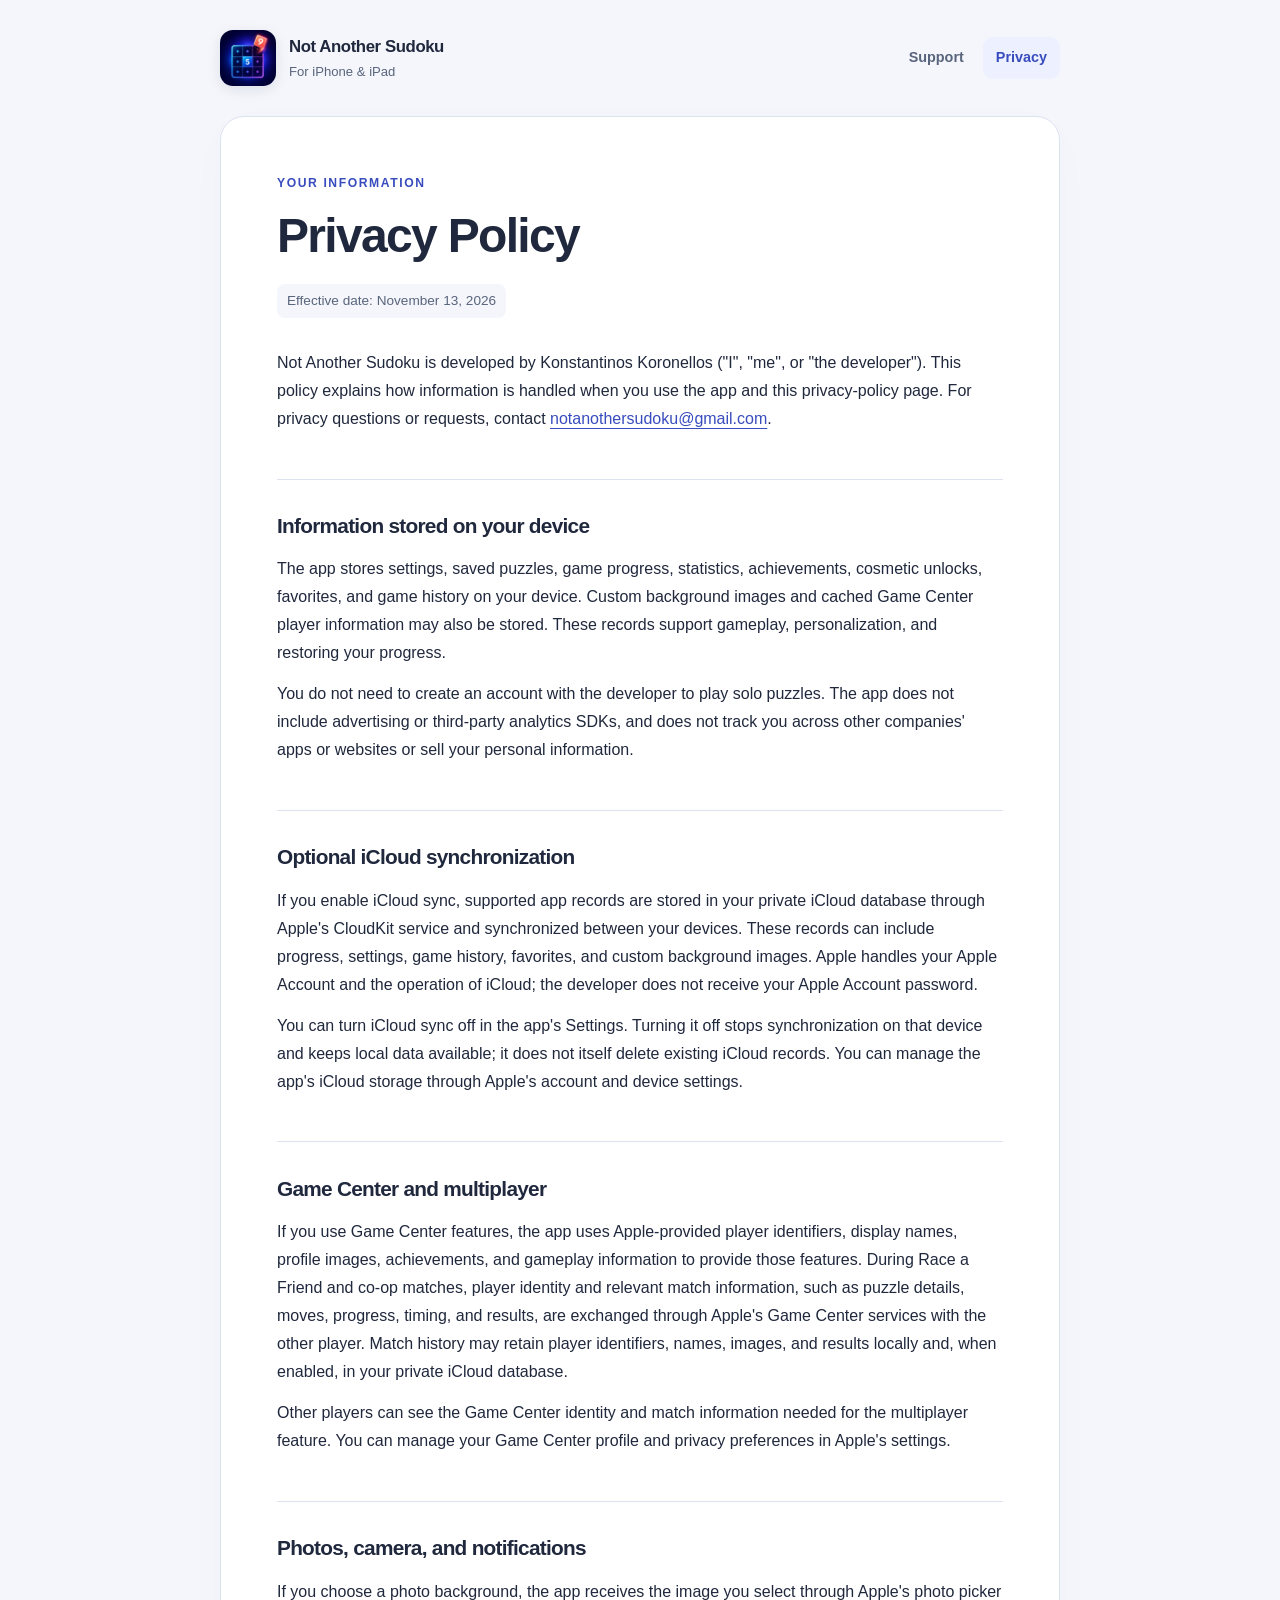
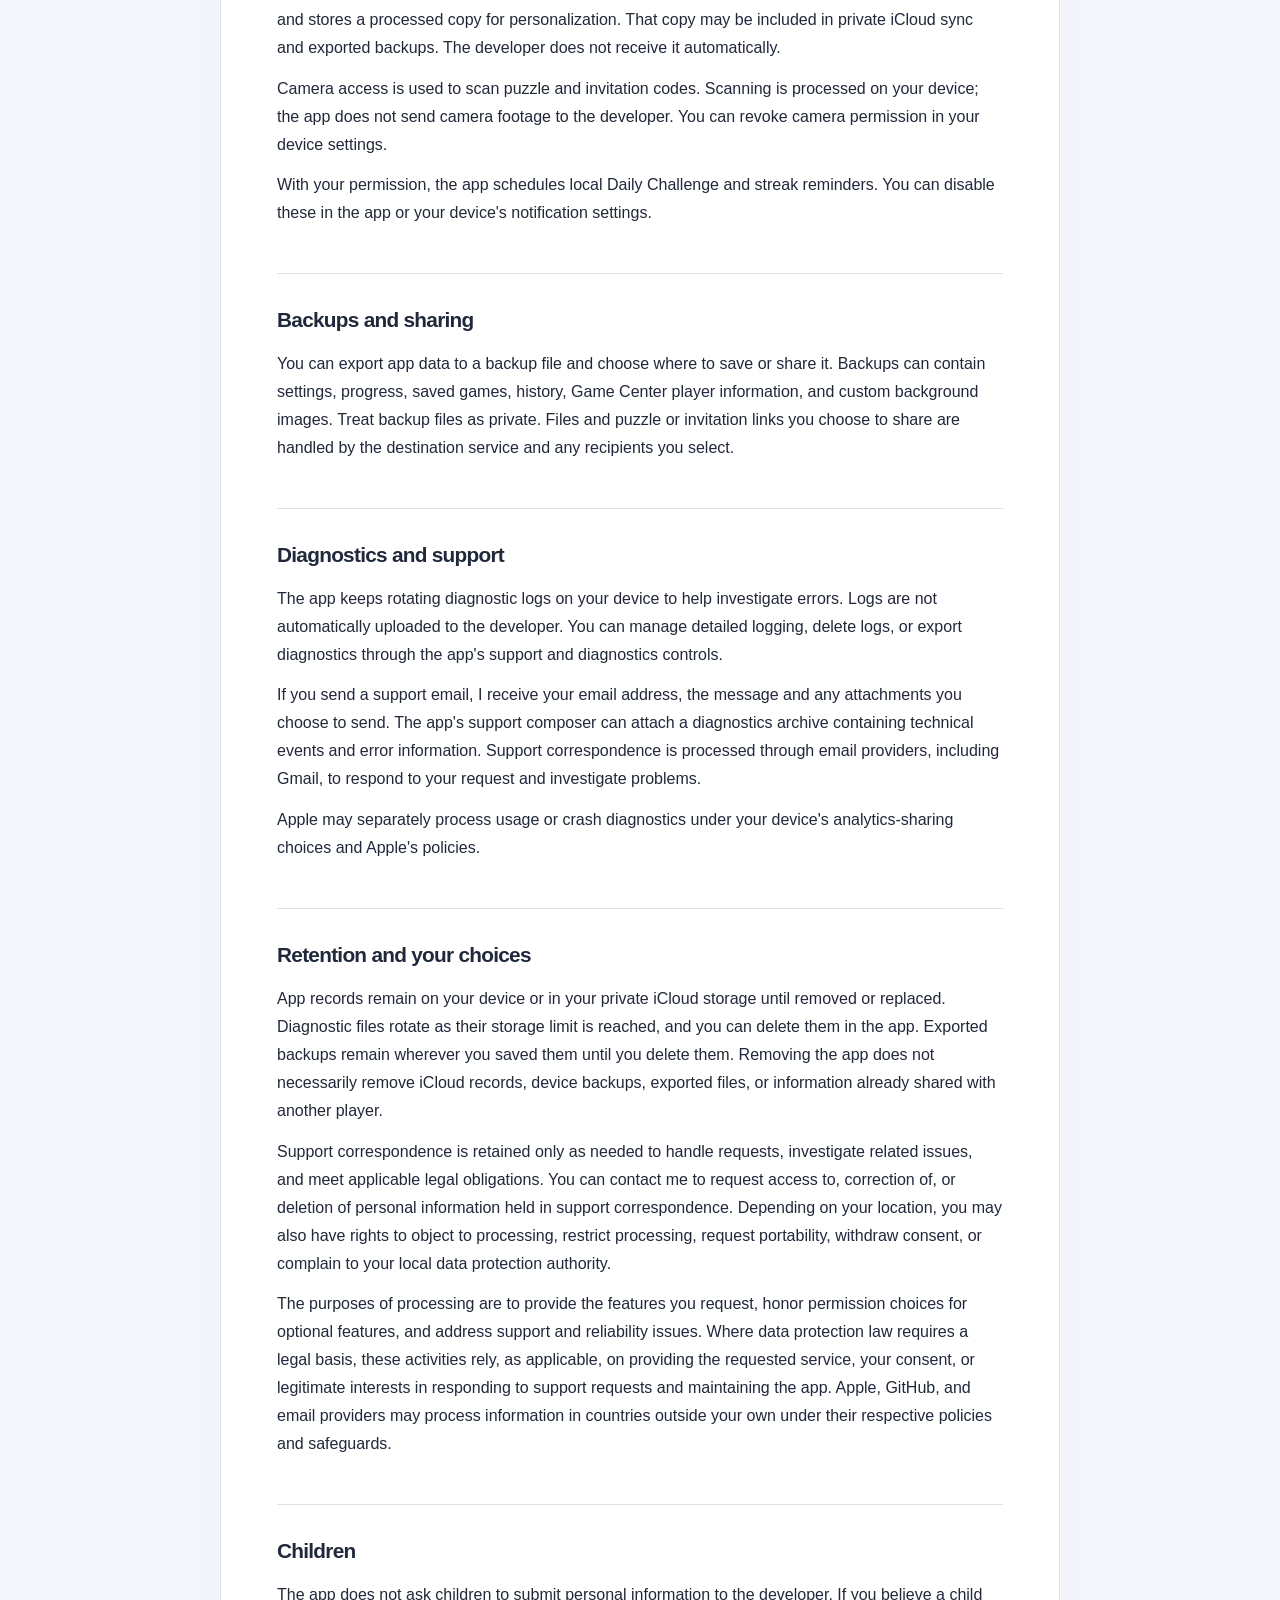
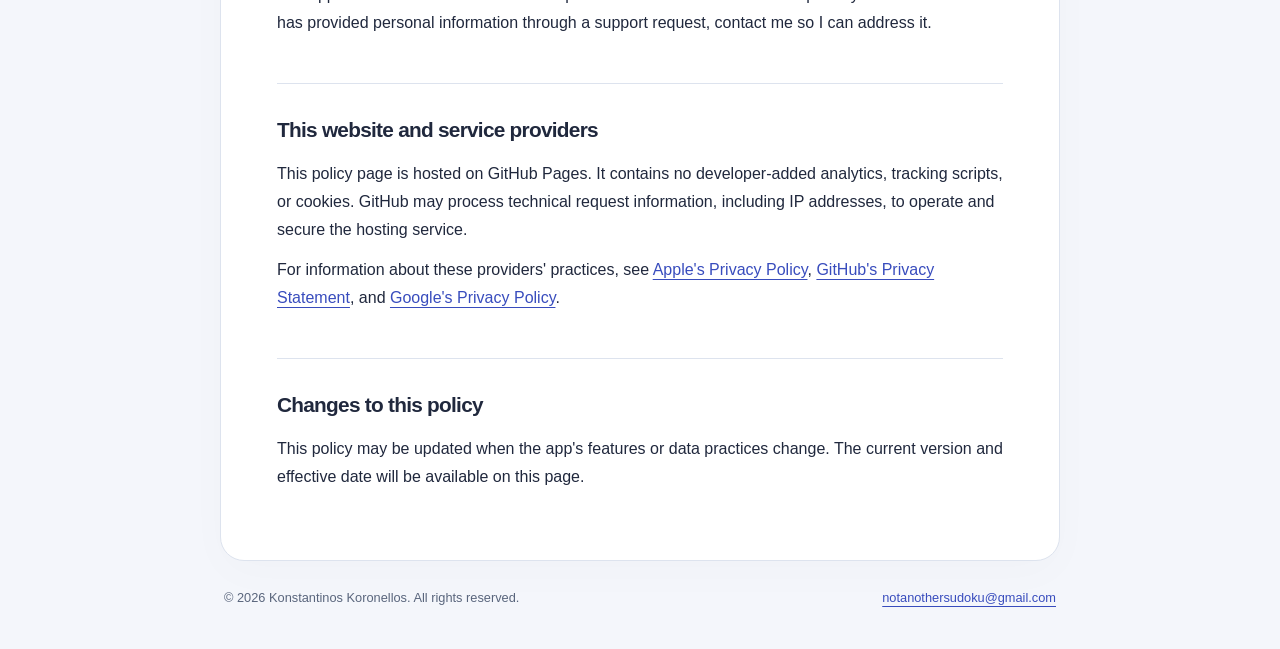
<file: index.html>
<!doctype html>
<html lang="en">
<head>
  <meta charset="utf-8">
  <meta name="viewport" content="width=device-width, initial-scale=1">
  <meta name="description" content="Privacy policy for Not Another Sudoku for iPhone and iPad.">
  <title>Privacy Policy — Not Another Sudoku</title>
  <link rel="icon" type="image/png" href="app-icon.png">
  <link rel="stylesheet" href="styles.css">
</head>
<body>
<a class="skip-link" href="#content">Skip to content</a>
<header class="site-header">
  <div class="brand"><img src="app-icon.png" alt="" width="56" height="56"><div><span class="brand-name">Not Another Sudoku</span><span class="brand-caption">For iPhone &amp; iPad</span></div></div>
  <nav aria-label="Main navigation"><a href="./support.html">Support</a><a href="./" aria-current="page">Privacy</a></nav>
</header>
<main id="content">
  <p class="eyebrow">Your information</p>
  <h1>Privacy Policy</h1>
  <p class="date">Effective date: November 13, 2026</p>
  <p>Not Another Sudoku is developed by Konstantinos Koronellos ("I", "me", or "the developer"). This policy explains how information is handled when you use the app and this privacy-policy page. For privacy questions or requests, contact <a href="mailto:notanothersudoku@gmail.com">notanothersudoku@gmail.com</a>.</p>

  <h2>Information stored on your device</h2>
  <p>The app stores settings, saved puzzles, game progress, statistics, achievements, cosmetic unlocks, favorites, and game history on your device. Custom background images and cached Game Center player information may also be stored. These records support gameplay, personalization, and restoring your progress.</p>
  <p>You do not need to create an account with the developer to play solo puzzles. The app does not include advertising or third-party analytics SDKs, and does not track you across other companies' apps or websites or sell your personal information.</p>

  <h2>Optional iCloud synchronization</h2>
  <p>If you enable iCloud sync, supported app records are stored in your private iCloud database through Apple's CloudKit service and synchronized between your devices. These records can include progress, settings, game history, favorites, and custom background images. Apple handles your Apple Account and the operation of iCloud; the developer does not receive your Apple Account password.</p>
  <p>You can turn iCloud sync off in the app's Settings. Turning it off stops synchronization on that device and keeps local data available; it does not itself delete existing iCloud records. You can manage the app's iCloud storage through Apple's account and device settings.</p>

  <h2>Game Center and multiplayer</h2>
  <p>If you use Game Center features, the app uses Apple-provided player identifiers, display names, profile images, achievements, and gameplay information to provide those features. During Race a Friend and co-op matches, player identity and relevant match information, such as puzzle details, moves, progress, timing, and results, are exchanged through Apple's Game Center services with the other player. Match history may retain player identifiers, names, images, and results locally and, when enabled, in your private iCloud database.</p>
  <p>Other players can see the Game Center identity and match information needed for the multiplayer feature. You can manage your Game Center profile and privacy preferences in Apple's settings.</p>

  <h2>Photos, camera, and notifications</h2>
  <p>If you choose a photo background, the app receives the image you select through Apple's photo picker and stores a processed copy for personalization. That copy may be included in private iCloud sync and exported backups. The developer does not receive it automatically.</p>
  <p>Camera access is used to scan puzzle and invitation codes. Scanning is processed on your device; the app does not send camera footage to the developer. You can revoke camera permission in your device settings.</p>
  <p>With your permission, the app schedules local Daily Challenge and streak reminders. You can disable these in the app or your device's notification settings.</p>

  <h2>Backups and sharing</h2>
  <p>You can export app data to a backup file and choose where to save or share it. Backups can contain settings, progress, saved games, history, Game Center player information, and custom background images. Treat backup files as private. Files and puzzle or invitation links you choose to share are handled by the destination service and any recipients you select.</p>

  <h2>Diagnostics and support</h2>
  <p>The app keeps rotating diagnostic logs on your device to help investigate errors. Logs are not automatically uploaded to the developer. You can manage detailed logging, delete logs, or export diagnostics through the app's support and diagnostics controls.</p>
  <p>If you send a support email, I receive your email address, the message and any attachments you choose to send. The app's support composer can attach a diagnostics archive containing technical events and error information. Support correspondence is processed through email providers, including Gmail, to respond to your request and investigate problems.</p>
  <p>Apple may separately process usage or crash diagnostics under your device's analytics-sharing choices and Apple's policies.</p>

  <h2>Retention and your choices</h2>
  <p>App records remain on your device or in your private iCloud storage until removed or replaced. Diagnostic files rotate as their storage limit is reached, and you can delete them in the app. Exported backups remain wherever you saved them until you delete them. Removing the app does not necessarily remove iCloud records, device backups, exported files, or information already shared with another player.</p>
  <p>Support correspondence is retained only as needed to handle requests, investigate related issues, and meet applicable legal obligations. You can contact me to request access to, correction of, or deletion of personal information held in support correspondence. Depending on your location, you may also have rights to object to processing, restrict processing, request portability, withdraw consent, or complain to your local data protection authority.</p>
  <p>The purposes of processing are to provide the features you request, honor permission choices for optional features, and address support and reliability issues. Where data protection law requires a legal basis, these activities rely, as applicable, on providing the requested service, your consent, or legitimate interests in responding to support requests and maintaining the app. Apple, GitHub, and email providers may process information in countries outside your own under their respective policies and safeguards.</p>

  <h2>Children</h2>
  <p>The app does not ask children to submit personal information to the developer. If you believe a child has provided personal information through a support request, contact me so I can address it.</p>

  <h2>This website and service providers</h2>
  <p>This policy page is hosted on GitHub Pages. It contains no developer-added analytics, tracking scripts, or cookies. GitHub may process technical request information, including IP addresses, to operate and secure the hosting service.</p>
  <p>For information about these providers' practices, see <a href="https://www.apple.com/legal/privacy/">Apple's Privacy Policy</a>, <a href="https://docs.github.com/en/site-policy/privacy-policies/github-general-privacy-statement">GitHub's Privacy Statement</a>, and <a href="https://policies.google.com/privacy">Google's Privacy Policy</a>.</p>

  <h2>Changes to this policy</h2>
  <p>This policy may be updated when the app's features or data practices change. The current version and effective date will be available on this page.</p>
</main>
<footer class="site-footer">
  <p>© 2026 Konstantinos Koronellos. All rights reserved.</p>
  <a href="mailto:notanothersudoku@gmail.com">notanothersudoku@gmail.com</a>
</footer>
</body>
</html>
</file>
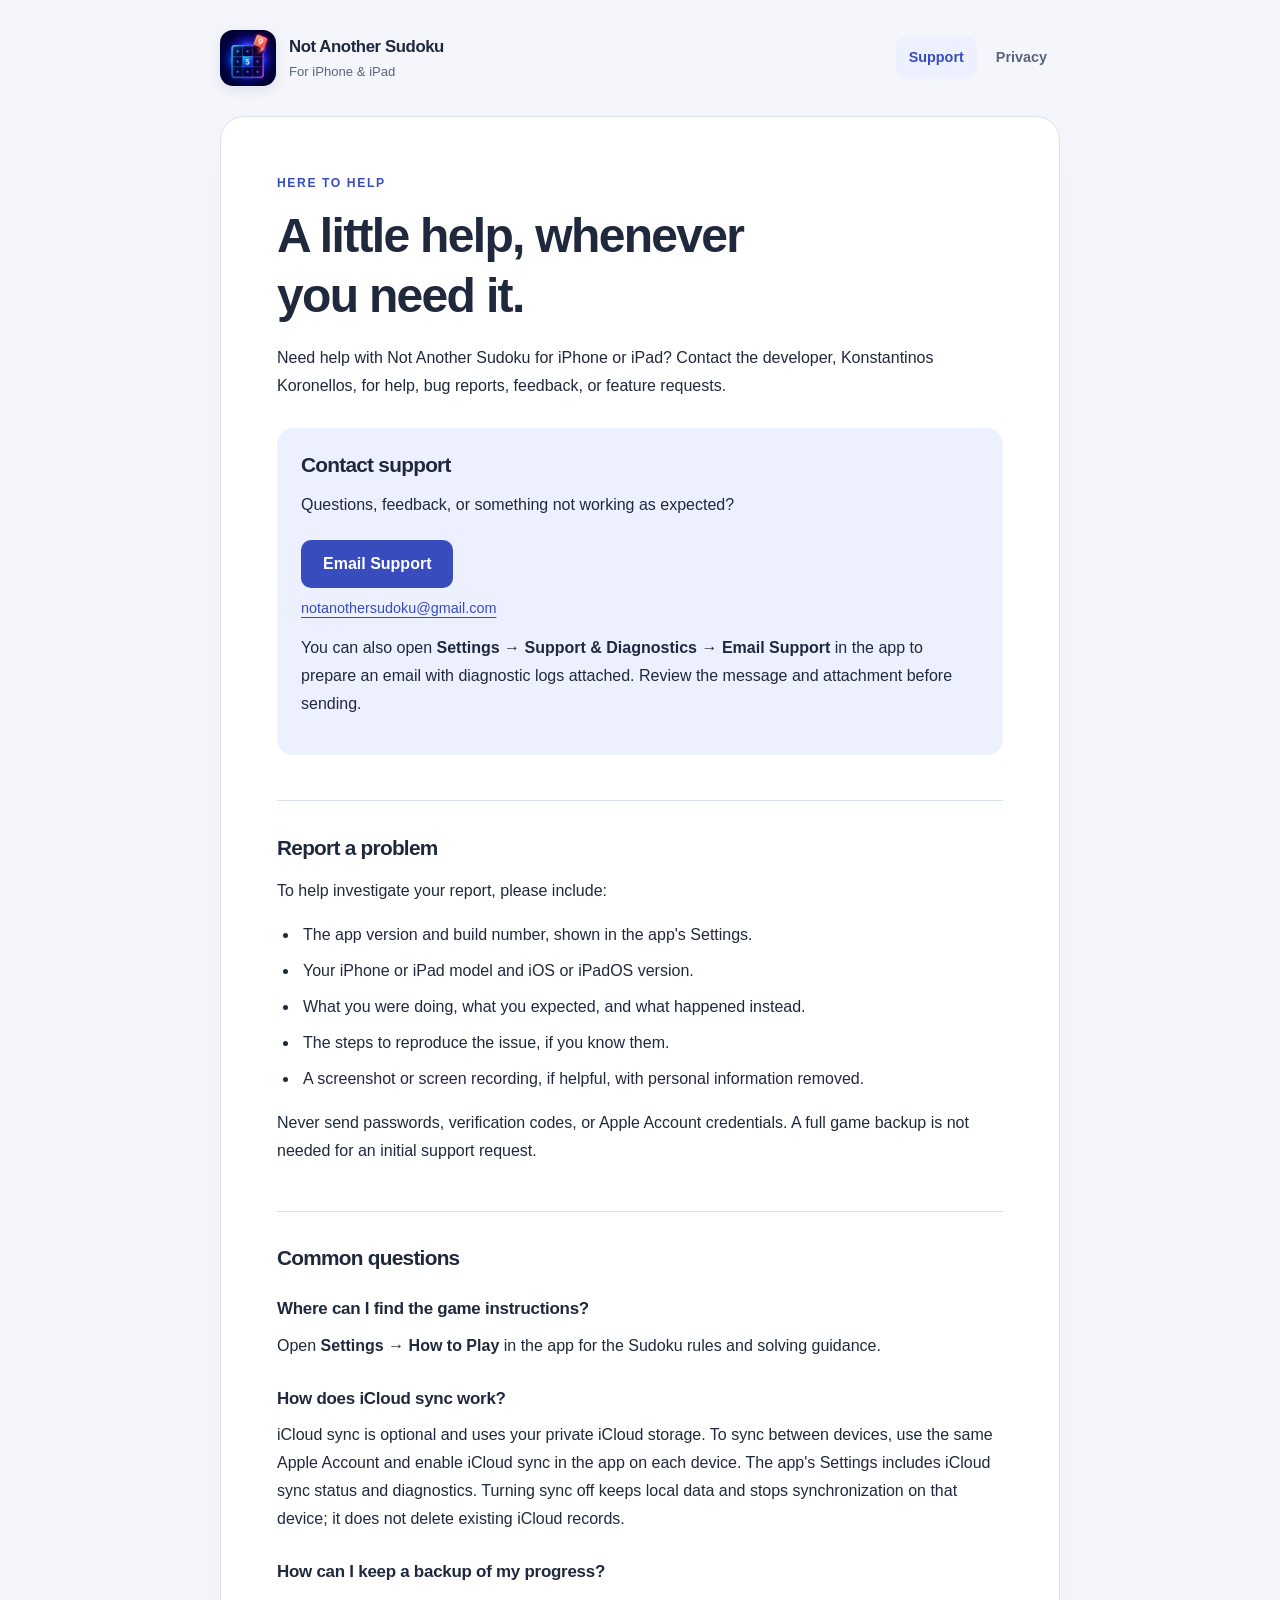
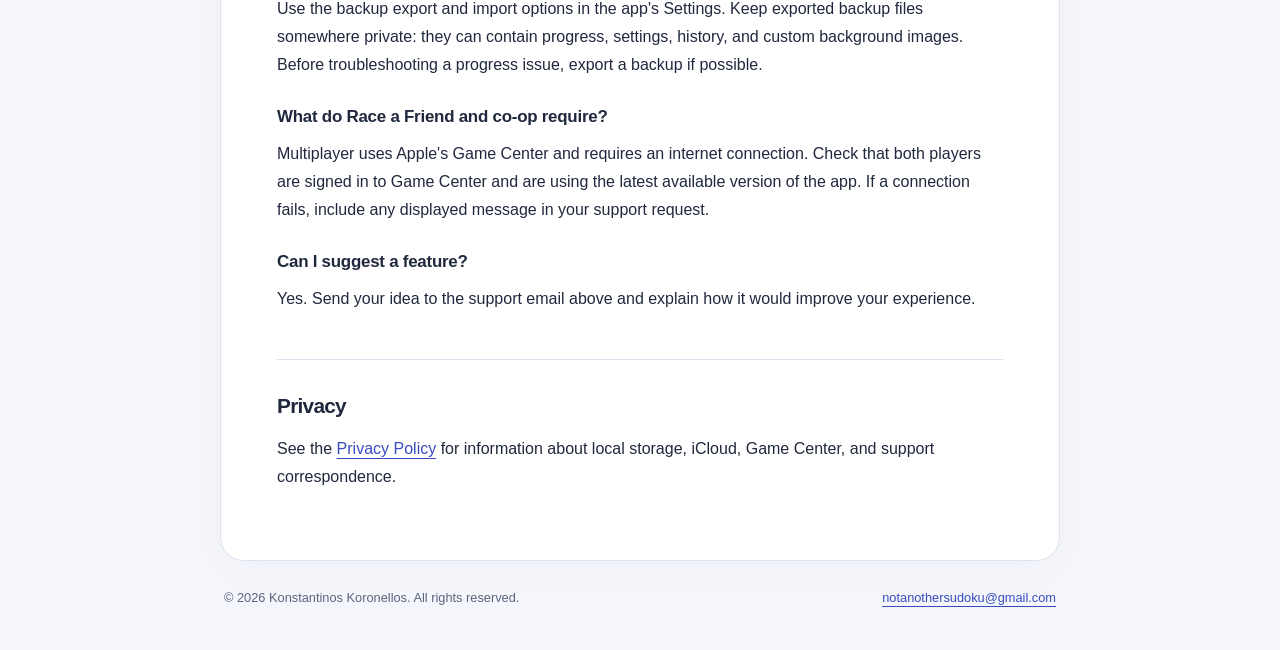
<file: support.html>
<!doctype html>
<html lang="en">
<head>
  <meta charset="utf-8">
  <meta name="viewport" content="width=device-width, initial-scale=1">
  <meta name="description" content="Get support for Not Another Sudoku for iPhone and iPad.">
  <title>Support — Not Another Sudoku</title>
  <link rel="icon" type="image/png" href="app-icon.png">
  <link rel="stylesheet" href="styles.css">
</head>
<body>
<a class="skip-link" href="#content">Skip to content</a>
<header class="site-header">
  <div class="brand"><img src="app-icon.png" alt="" width="56" height="56"><div><span class="brand-name">Not Another Sudoku</span><span class="brand-caption">For iPhone &amp; iPad</span></div></div>
  <nav aria-label="Main navigation"><a href="./support.html" aria-current="page">Support</a><a href="./">Privacy</a></nav>
</header>
<main id="content">
  <p class="eyebrow">Here to help</p>
  <h1>A little help, whenever<br>you need it.</h1>
  <p>Need help with Not Another Sudoku for iPhone or iPad? Contact the developer, Konstantinos Koronellos, for help, bug reports, feedback, or feature requests.</p>

  <section class="contact-card" aria-labelledby="contact-title">
    <h2 id="contact-title">Contact support</h2>
    <p>Questions, feedback, or something not working as expected?</p>
    <a class="email-button" href="mailto:notanothersudoku@gmail.com?subject=Not%20Another%20Sudoku%20Support">Email Support</a>
    <a class="email-address" href="mailto:notanothersudoku@gmail.com">notanothersudoku@gmail.com</a>
    <p>You can also open <strong>Settings → Support &amp; Diagnostics → Email Support</strong> in the app to prepare an email with diagnostic logs attached. Review the message and attachment before sending.</p>
  </section>

  <h2>Report a problem</h2>
  <p>To help investigate your report, please include:</p>
  <ul>
    <li>The app version and build number, shown in the app's Settings.</li>
    <li>Your iPhone or iPad model and iOS or iPadOS version.</li>
    <li>What you were doing, what you expected, and what happened instead.</li>
    <li>The steps to reproduce the issue, if you know them.</li>
    <li>A screenshot or screen recording, if helpful, with personal information removed.</li>
  </ul>
  <p>Never send passwords, verification codes, or Apple Account credentials. A full game backup is not needed for an initial support request.</p>

  <h2>Common questions</h2>
  <h3>Where can I find the game instructions?</h3>
  <p>Open <strong>Settings → How to Play</strong> in the app for the Sudoku rules and solving guidance.</p>

  <h3>How does iCloud sync work?</h3>
  <p>iCloud sync is optional and uses your private iCloud storage. To sync between devices, use the same Apple Account and enable iCloud sync in the app on each device. The app's Settings includes iCloud sync status and diagnostics. Turning sync off keeps local data and stops synchronization on that device; it does not delete existing iCloud records.</p>

  <h3>How can I keep a backup of my progress?</h3>
  <p>Use the backup export and import options in the app's Settings. Keep exported backup files somewhere private: they can contain progress, settings, history, and custom background images. Before troubleshooting a progress issue, export a backup if possible.</p>

  <h3>What do Race a Friend and co-op require?</h3>
  <p>Multiplayer uses Apple's Game Center and requires an internet connection. Check that both players are signed in to Game Center and are using the latest available version of the app. If a connection fails, include any displayed message in your support request.</p>

  <h3>Can I suggest a feature?</h3>
  <p>Yes. Send your idea to the support email above and explain how it would improve your experience.</p>

  <h2>Privacy</h2>
  <p>See the <a href="./">Privacy Policy</a> for information about local storage, iCloud, Game Center, and support correspondence.</p>
</main>
<footer class="site-footer">
  <p>© 2026 Konstantinos Koronellos. All rights reserved.</p>
  <a href="mailto:notanothersudoku@gmail.com">notanothersudoku@gmail.com</a>
</footer>
</body>
</html>
</file>
<file: styles.css>
:root { color-scheme: light dark; --bg:#f4f6fb; --surface:#fff; --text:#20283d; --muted:#59657c; --line:#dde3ee; --accent:#384cbd; --soft:#edf0ff; font-family: -apple-system, BlinkMacSystemFont, "Segoe UI", sans-serif; line-height:1.75; }
* { box-sizing:border-box; }
body { margin:0; background:var(--bg); color:var(--text); }
a { color:var(--accent); text-underline-offset:4px; overflow-wrap:anywhere; }
a:hover { text-decoration-thickness:2px; }
a:focus-visible { outline:3px solid var(--accent); outline-offset:5px; border-radius:4px; }
.site-header, main, .site-footer { width:min(100% - 40px, 840px); margin-inline:auto; }
.site-header { display:flex; align-items:center; justify-content:space-between; gap:24px; padding-block:30px; }
.brand { display:flex; align-items:center; gap:13px; }
.brand img { width:56px; height:56px; border-radius:13px; box-shadow:0 4px 14px #16204418; }
.brand-name { font-weight:750; font-size:1.05rem; letter-spacing:-.025em; }
.brand-caption { display:block; color:var(--muted); font-size:.82rem; }
nav { display:flex; gap:6px; }
nav a { padding:8px 13px; border-radius:10px; text-decoration:none; color:var(--muted); font-size:.9rem; font-weight:600; }
nav a[aria-current="page"] { background:var(--soft); color:var(--accent); }
main { background:var(--surface); border:1px solid var(--line); border-radius:24px; padding:clamp(24px, 5vw, 56px); box-shadow:0 12px 45px #18244905; }
h1,h2,h3 { line-height:1.25; letter-spacing:-.035em; }
h1 { font-size:clamp(2rem, 6vw, 3rem); margin:0 0 18px; }
h2 { font-size:1.3rem; margin:2.2em 0 .8em; padding-top:1.6em; border-top:1px solid var(--line); }
h3 { font-size:1.06rem; margin:1.6em 0 .5em; letter-spacing:-.015em; }
p { margin:.8em 0; }
li { padding-left:4px; margin-block:8px; }
ul { padding-left:22px; }
.eyebrow { color:var(--accent); font-size:.76rem; font-weight:750; letter-spacing:.13em; text-transform:uppercase; margin:0 0 12px; }
.date { display:inline-block; color:var(--muted); background:var(--bg); border-radius:8px; padding:5px 10px; font-size:.85rem; margin:0 0 18px; }
.contact-card { background:var(--soft); border-radius:16px; padding:24px; margin-block:28px; }
.contact-card h2 { border:0; padding:0; margin:0 0 10px; }
.email-button { display:inline-flex; align-items:center; justify-content:center; min-height:48px; padding:10px 22px; background:var(--accent); color:#fff; border-radius:10px; font-weight:650; text-decoration:none; margin:8px 0; }
.contact-card .email-address { display:block; font-size:.9rem; }
.site-footer { display:flex; justify-content:space-between; flex-wrap:wrap; gap:12px 24px; padding:26px 4px 40px; color:var(--muted); font-size:.8rem; }
.site-footer p { margin:0; }
.skip-link { position:absolute; left:20px; top:-100px; padding:10px; background:var(--surface); z-index:1; }
.skip-link:focus { top:10px; }
@media (prefers-color-scheme:dark) { :root { --bg:#111521; --surface:#1a2030; --text:#edf0f8; --muted:#b1bbce; --line:#30394d; --accent:#b5c1ff; --soft:#262f49; } .email-button { background:#b5c1ff; color:#182044; } }
@media (max-width:540px) { .site-header { flex-direction:column; align-items:flex-start; gap:18px; padding-block:24px; } nav { width:100%; } nav a { flex:1; text-align:center; } main { border-radius:18px; } .contact-card { padding:20px; } .email-button { width:100%; } .site-footer { flex-direction:column; } }
@media print { body { background:white; color:black; } .site-header,nav,.skip-link { display:none; } main { border:0; box-shadow:none; width:100%; padding:0; } }
</file>
